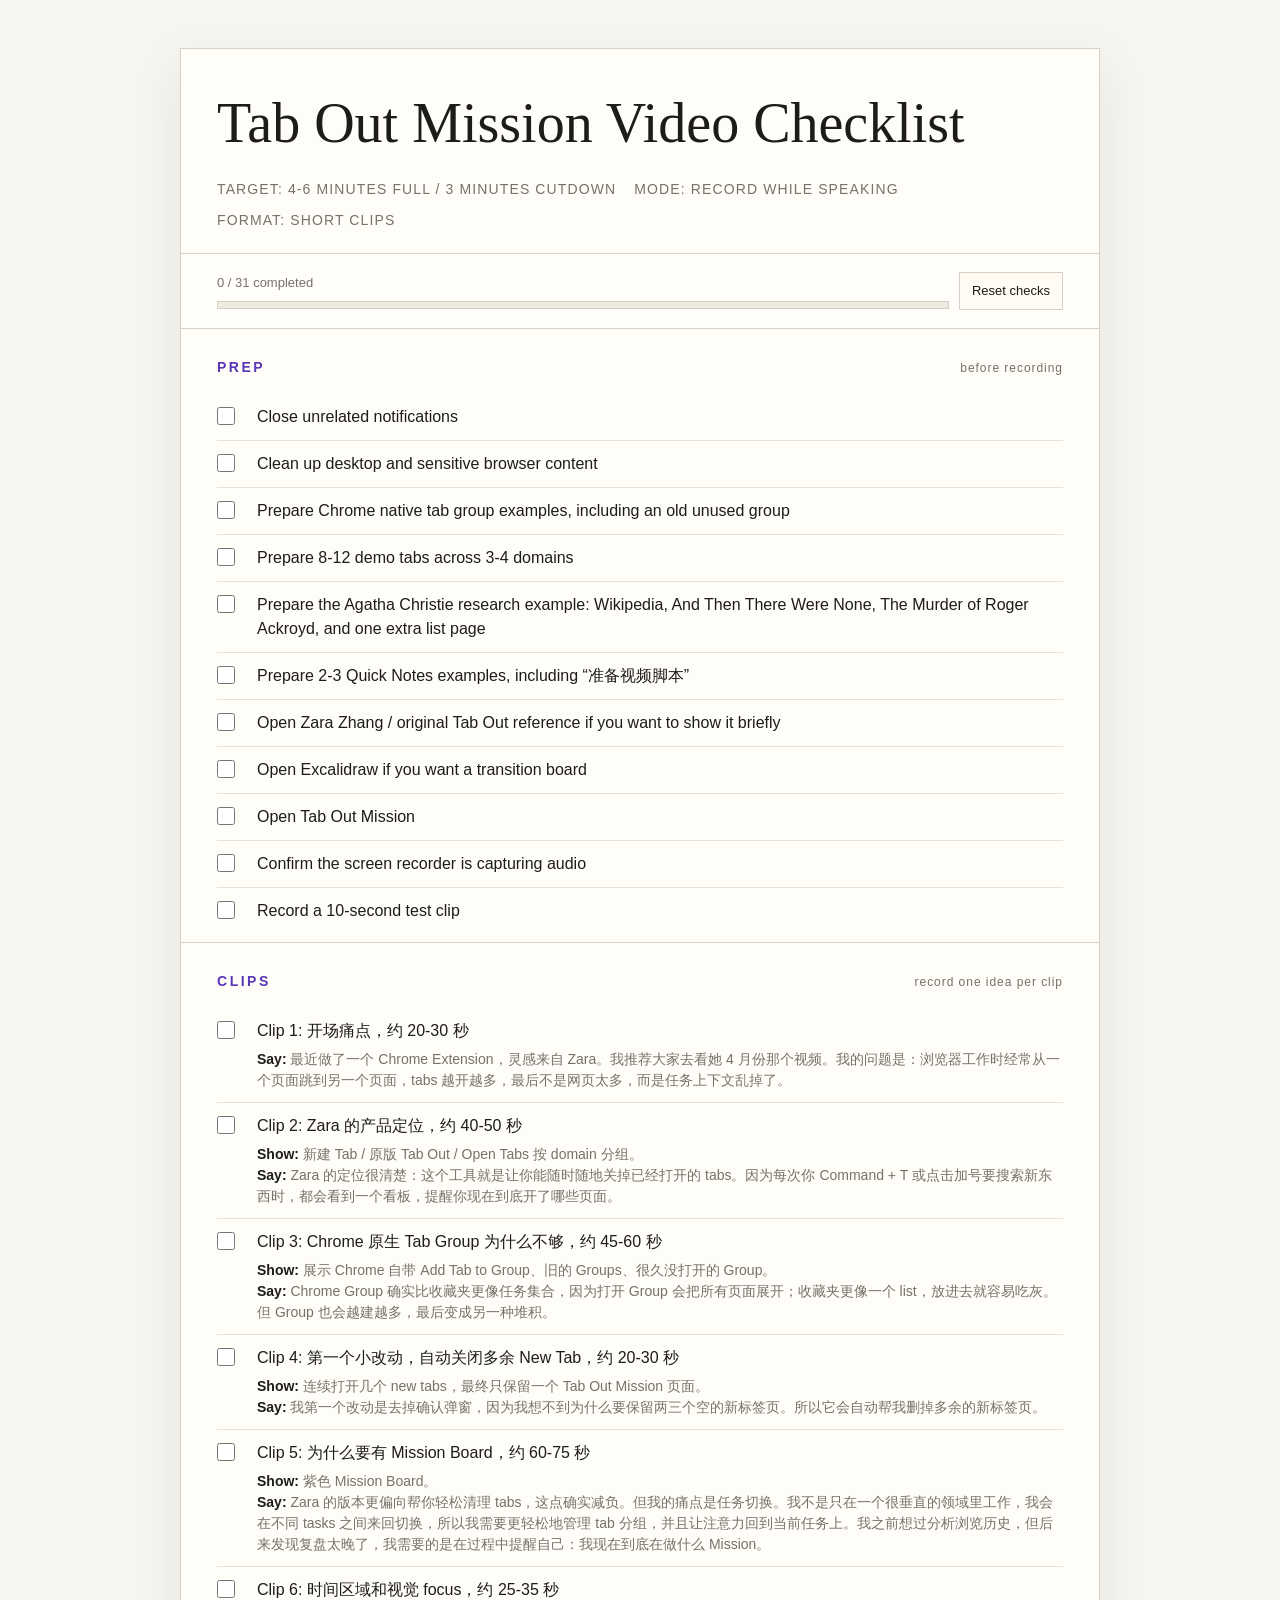
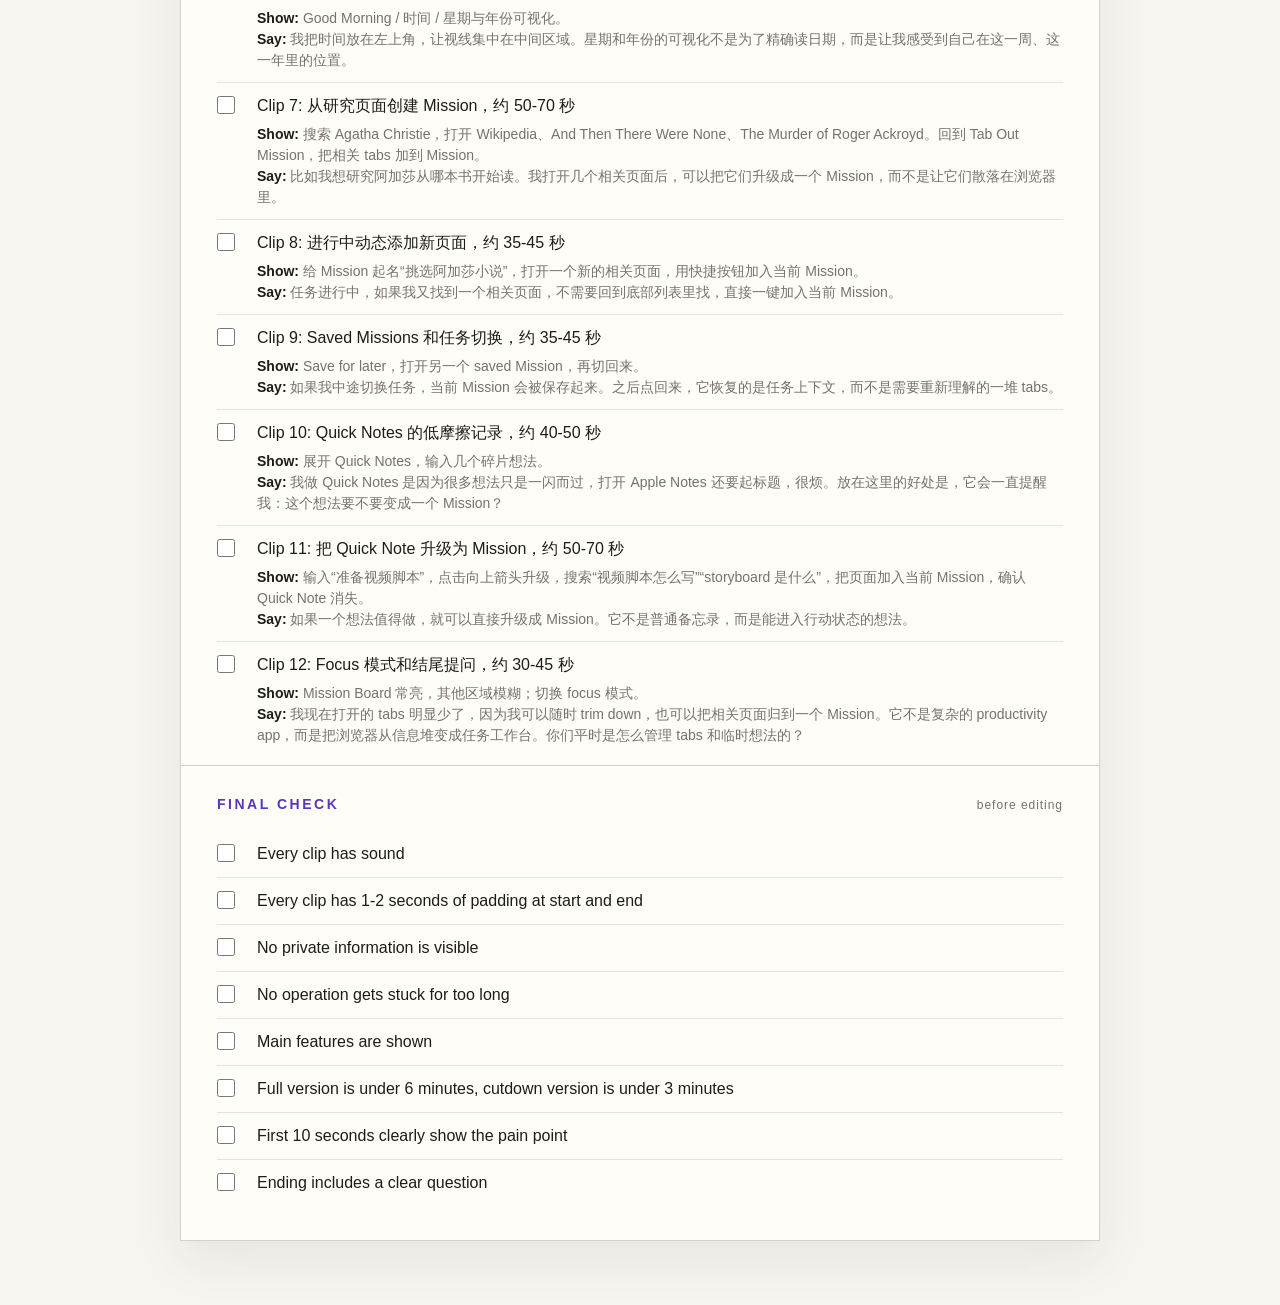
<file: video-projects/tab-out-mission-launch/recording-checklist.html>
<!doctype html>
<html lang="zh-CN">
<head>
  <meta charset="utf-8">
  <meta name="viewport" content="width=device-width, initial-scale=1">
  <title>Tab Out Mission Video Checklist</title>
  <style>
    :root {
      color-scheme: light;
      --bg: #f7f5f0;
      --paper: #fffdf8;
      --ink: #1e1c1a;
      --muted: #77716a;
      --line: #d8d0c3;
      --accent: #5b36b8;
      --accent-soft: #ece5ff;
      --done: #4f8a5f;
    }

    * {
      box-sizing: border-box;
    }

    body {
      margin: 0;
      min-height: 100vh;
      background: var(--bg);
      color: var(--ink);
      font-family: -apple-system, BlinkMacSystemFont, "SF Pro Display", "Segoe UI", sans-serif;
      line-height: 1.5;
    }

    main {
      width: min(920px, calc(100vw - 32px));
      margin: 48px auto 64px;
      background: var(--paper);
      border: 1px solid var(--line);
      box-shadow: 0 18px 48px rgba(42, 35, 24, 0.08);
    }

    header {
      padding: 32px 36px 22px;
      border-bottom: 1px solid var(--line);
    }

    h1 {
      margin: 0;
      font-family: Georgia, "Times New Roman", serif;
      font-size: clamp(32px, 5vw, 56px);
      font-weight: 500;
      letter-spacing: 0;
    }

    .meta {
      display: flex;
      flex-wrap: wrap;
      gap: 10px 18px;
      margin-top: 14px;
      color: var(--muted);
      font-size: 14px;
      text-transform: uppercase;
      letter-spacing: 0.08em;
    }

    .toolbar {
      display: flex;
      flex-wrap: wrap;
      gap: 10px;
      align-items: center;
      justify-content: space-between;
      padding: 18px 36px;
      border-bottom: 1px solid var(--line);
      background: rgba(255, 255, 255, 0.42);
    }

    .progress-wrap {
      flex: 1 1 260px;
    }

    .progress-text {
      margin-bottom: 8px;
      color: var(--muted);
      font-size: 13px;
    }

    .progress {
      height: 8px;
      overflow: hidden;
      border: 1px solid var(--line);
      background: #f0ebe2;
    }

    .progress span {
      display: block;
      width: 0;
      height: 100%;
      background: var(--accent);
      transition: width 180ms ease;
    }

    button {
      appearance: none;
      border: 1px solid var(--line);
      background: #fffaf2;
      color: var(--ink);
      padding: 8px 12px;
      font: inherit;
      font-size: 13px;
      cursor: pointer;
    }

    button:hover {
      border-color: var(--accent);
      color: var(--accent);
    }

    section {
      padding: 28px 36px 8px;
      border-bottom: 1px solid var(--line);
    }

    section:last-child {
      border-bottom: 0;
      padding-bottom: 34px;
    }

    h2 {
      display: flex;
      align-items: baseline;
      justify-content: space-between;
      gap: 16px;
      margin: 0 0 16px;
      font-size: 14px;
      letter-spacing: 0.18em;
      text-transform: uppercase;
      color: var(--accent);
    }

    h2 span {
      color: var(--muted);
      font-size: 12px;
      letter-spacing: 0.08em;
      text-transform: none;
      font-weight: 500;
    }

    .item {
      display: grid;
      grid-template-columns: 28px 1fr;
      gap: 12px;
      align-items: start;
      padding: 11px 0;
      border-top: 1px solid rgba(216, 208, 195, 0.6);
    }

    .item:first-of-type {
      border-top: 0;
    }

    input[type="checkbox"] {
      width: 18px;
      height: 18px;
      margin: 2px 0 0;
      accent-color: var(--accent);
      cursor: pointer;
    }

    label {
      cursor: pointer;
    }

    .item.done label {
      color: var(--done);
    }

    .script {
      margin-top: 6px;
      color: var(--muted);
      font-size: 14px;
    }

    .script strong {
      color: var(--ink);
      font-weight: 600;
    }

    @media (max-width: 640px) {
      main {
        width: calc(100vw - 20px);
        margin: 10px auto 28px;
      }

      header,
      .toolbar,
      section {
        padding-left: 18px;
        padding-right: 18px;
      }
    }
  </style>
</head>
<body>
  <main>
    <header>
      <h1>Tab Out Mission Video Checklist</h1>
      <div class="meta">
        <span>Target: 4-6 minutes full / 3 minutes cutdown</span>
        <span>Mode: record while speaking</span>
        <span>Format: short clips</span>
      </div>
    </header>

    <div class="toolbar">
      <div class="progress-wrap">
        <div class="progress-text" id="progressText">0 / 0 completed</div>
        <div class="progress" aria-hidden="true"><span id="progressBar"></span></div>
      </div>
      <button type="button" id="resetButton">Reset checks</button>
    </div>

    <section>
      <h2>Prep <span>before recording</span></h2>
      <div class="item"><input id="prep-1" type="checkbox"><label for="prep-1">Close unrelated notifications</label></div>
      <div class="item"><input id="prep-2" type="checkbox"><label for="prep-2">Clean up desktop and sensitive browser content</label></div>
      <div class="item"><input id="prep-3" type="checkbox"><label for="prep-3">Prepare Chrome native tab group examples, including an old unused group</label></div>
      <div class="item"><input id="prep-4" type="checkbox"><label for="prep-4">Prepare 8-12 demo tabs across 3-4 domains</label></div>
      <div class="item"><input id="prep-5" type="checkbox"><label for="prep-5">Prepare the Agatha Christie research example: Wikipedia, And Then There Were None, The Murder of Roger Ackroyd, and one extra list page</label></div>
      <div class="item"><input id="prep-6" type="checkbox"><label for="prep-6">Prepare 2-3 Quick Notes examples, including “准备视频脚本”</label></div>
      <div class="item"><input id="prep-7" type="checkbox"><label for="prep-7">Open Zara Zhang / original Tab Out reference if you want to show it briefly</label></div>
      <div class="item"><input id="prep-8" type="checkbox"><label for="prep-8">Open Excalidraw if you want a transition board</label></div>
      <div class="item"><input id="prep-9" type="checkbox"><label for="prep-9">Open Tab Out Mission</label></div>
      <div class="item"><input id="prep-10" type="checkbox"><label for="prep-10">Confirm the screen recorder is capturing audio</label></div>
      <div class="item"><input id="prep-11" type="checkbox"><label for="prep-11">Record a 10-second test clip</label></div>
    </section>

    <section>
      <h2>Clips <span>record one idea per clip</span></h2>
      <div class="item">
        <input id="clip-1" type="checkbox">
        <label for="clip-1">
          Clip 1: 开场痛点，约 20-30 秒
          <div class="script"><strong>Say:</strong> 最近做了一个 Chrome Extension，灵感来自 Zara。我推荐大家去看她 4 月份那个视频。我的问题是：浏览器工作时经常从一个页面跳到另一个页面，tabs 越开越多，最后不是网页太多，而是任务上下文乱掉了。</div>
        </label>
      </div>
      <div class="item">
        <input id="clip-2" type="checkbox">
        <label for="clip-2">
          Clip 2: Zara 的产品定位，约 40-50 秒
          <div class="script"><strong>Show:</strong> 新建 Tab / 原版 Tab Out / Open Tabs 按 domain 分组。<br><strong>Say:</strong> Zara 的定位很清楚：这个工具就是让你能随时随地关掉已经打开的 tabs。因为每次你 Command + T 或点击加号要搜索新东西时，都会看到一个看板，提醒你现在到底开了哪些页面。</div>
        </label>
      </div>
      <div class="item">
        <input id="clip-3" type="checkbox">
        <label for="clip-3">
          Clip 3: Chrome 原生 Tab Group 为什么不够，约 45-60 秒
          <div class="script"><strong>Show:</strong> 展示 Chrome 自带 Add Tab to Group、旧的 Groups、很久没打开的 Group。<br><strong>Say:</strong> Chrome Group 确实比收藏夹更像任务集合，因为打开 Group 会把所有页面展开；收藏夹更像一个 list，放进去就容易吃灰。但 Group 也会越建越多，最后变成另一种堆积。</div>
        </label>
      </div>
      <div class="item">
        <input id="clip-4" type="checkbox">
        <label for="clip-4">
          Clip 4: 第一个小改动，自动关闭多余 New Tab，约 20-30 秒
          <div class="script"><strong>Show:</strong> 连续打开几个 new tabs，最终只保留一个 Tab Out Mission 页面。<br><strong>Say:</strong> 我第一个改动是去掉确认弹窗，因为我想不到为什么要保留两三个空的新标签页。所以它会自动帮我删掉多余的新标签页。</div>
        </label>
      </div>
      <div class="item">
        <input id="clip-5" type="checkbox">
        <label for="clip-5">
          Clip 5: 为什么要有 Mission Board，约 60-75 秒
          <div class="script"><strong>Show:</strong> 紫色 Mission Board。<br><strong>Say:</strong> Zara 的版本更偏向帮你轻松清理 tabs，这点确实减负。但我的痛点是任务切换。我不是只在一个很垂直的领域里工作，我会在不同 tasks 之间来回切换，所以我需要更轻松地管理 tab 分组，并且让注意力回到当前任务上。我之前想过分析浏览历史，但后来发现复盘太晚了，我需要的是在过程中提醒自己：我现在到底在做什么 Mission。</div>
        </label>
      </div>
      <div class="item">
        <input id="clip-6" type="checkbox">
        <label for="clip-6">
          Clip 6: 时间区域和视觉 focus，约 25-35 秒
          <div class="script"><strong>Show:</strong> Good Morning / 时间 / 星期与年份可视化。<br><strong>Say:</strong> 我把时间放在左上角，让视线集中在中间区域。星期和年份的可视化不是为了精确读日期，而是让我感受到自己在这一周、这一年里的位置。</div>
        </label>
      </div>
      <div class="item">
        <input id="clip-7" type="checkbox">
        <label for="clip-7">
          Clip 7: 从研究页面创建 Mission，约 50-70 秒
          <div class="script"><strong>Show:</strong> 搜索 Agatha Christie，打开 Wikipedia、And Then There Were None、The Murder of Roger Ackroyd。回到 Tab Out Mission，把相关 tabs 加到 Mission。<br><strong>Say:</strong> 比如我想研究阿加莎从哪本书开始读。我打开几个相关页面后，可以把它们升级成一个 Mission，而不是让它们散落在浏览器里。</div>
        </label>
      </div>
      <div class="item">
        <input id="clip-8" type="checkbox">
        <label for="clip-8">
          Clip 8: 进行中动态添加新页面，约 35-45 秒
          <div class="script"><strong>Show:</strong> 给 Mission 起名“挑选阿加莎小说”，打开一个新的相关页面，用快捷按钮加入当前 Mission。<br><strong>Say:</strong> 任务进行中，如果我又找到一个相关页面，不需要回到底部列表里找，直接一键加入当前 Mission。</div>
        </label>
      </div>
      <div class="item">
        <input id="clip-9" type="checkbox">
        <label for="clip-9">
          Clip 9: Saved Missions 和任务切换，约 35-45 秒
          <div class="script"><strong>Show:</strong> Save for later，打开另一个 saved Mission，再切回来。<br><strong>Say:</strong> 如果我中途切换任务，当前 Mission 会被保存起来。之后点回来，它恢复的是任务上下文，而不是需要重新理解的一堆 tabs。</div>
        </label>
      </div>
      <div class="item">
        <input id="clip-10" type="checkbox">
        <label for="clip-10">
          Clip 10: Quick Notes 的低摩擦记录，约 40-50 秒
          <div class="script"><strong>Show:</strong> 展开 Quick Notes，输入几个碎片想法。<br><strong>Say:</strong> 我做 Quick Notes 是因为很多想法只是一闪而过，打开 Apple Notes 还要起标题，很烦。放在这里的好处是，它会一直提醒我：这个想法要不要变成一个 Mission？</div>
        </label>
      </div>
      <div class="item">
        <input id="clip-11" type="checkbox">
        <label for="clip-11">
          Clip 11: 把 Quick Note 升级为 Mission，约 50-70 秒
          <div class="script"><strong>Show:</strong> 输入“准备视频脚本”，点击向上箭头升级，搜索“视频脚本怎么写”“storyboard 是什么”，把页面加入当前 Mission，确认 Quick Note 消失。<br><strong>Say:</strong> 如果一个想法值得做，就可以直接升级成 Mission。它不是普通备忘录，而是能进入行动状态的想法。</div>
        </label>
      </div>
      <div class="item">
        <input id="clip-12" type="checkbox">
        <label for="clip-12">
          Clip 12: Focus 模式和结尾提问，约 30-45 秒
          <div class="script"><strong>Show:</strong> Mission Board 常亮，其他区域模糊；切换 focus 模式。<br><strong>Say:</strong> 我现在打开的 tabs 明显少了，因为我可以随时 trim down，也可以把相关页面归到一个 Mission。它不是复杂的 productivity app，而是把浏览器从信息堆变成任务工作台。你们平时是怎么管理 tabs 和临时想法的？</div>
        </label>
      </div>
    </section>

    <section>
      <h2>Final Check <span>before editing</span></h2>
      <div class="item"><input id="final-1" type="checkbox"><label for="final-1">Every clip has sound</label></div>
      <div class="item"><input id="final-2" type="checkbox"><label for="final-2">Every clip has 1-2 seconds of padding at start and end</label></div>
      <div class="item"><input id="final-3" type="checkbox"><label for="final-3">No private information is visible</label></div>
      <div class="item"><input id="final-4" type="checkbox"><label for="final-4">No operation gets stuck for too long</label></div>
      <div class="item"><input id="final-5" type="checkbox"><label for="final-5">Main features are shown</label></div>
      <div class="item"><input id="final-6" type="checkbox"><label for="final-6">Full version is under 6 minutes, cutdown version is under 3 minutes</label></div>
      <div class="item"><input id="final-7" type="checkbox"><label for="final-7">First 10 seconds clearly show the pain point</label></div>
      <div class="item"><input id="final-8" type="checkbox"><label for="final-8">Ending includes a clear question</label></div>
    </section>
  </main>

  <script>
    const storageKey = "tab-out-mission-video-checklist-v1";
    const boxes = Array.from(document.querySelectorAll('input[type="checkbox"]'));
    const progressText = document.getElementById("progressText");
    const progressBar = document.getElementById("progressBar");
    const resetButton = document.getElementById("resetButton");

    function readState() {
      try {
        return JSON.parse(localStorage.getItem(storageKey)) || {};
      } catch {
        return {};
      }
    }

    function writeState(state) {
      localStorage.setItem(storageKey, JSON.stringify(state));
    }

    function updateProgress() {
      const completed = boxes.filter((box) => box.checked).length;
      const total = boxes.length;
      const percent = total ? Math.round((completed / total) * 100) : 0;
      progressText.textContent = `${completed} / ${total} completed`;
      progressBar.style.width = `${percent}%`;
      boxes.forEach((box) => {
        box.closest(".item").classList.toggle("done", box.checked);
      });
    }

    function saveBox(box) {
      const state = readState();
      state[box.id] = box.checked;
      writeState(state);
      updateProgress();
    }

    const state = readState();
    boxes.forEach((box) => {
      box.checked = Boolean(state[box.id]);
      box.addEventListener("change", () => saveBox(box));
    });

    resetButton.addEventListener("click", () => {
      if (!confirm("Reset all checklist marks?")) return;
      localStorage.removeItem(storageKey);
      boxes.forEach((box) => {
        box.checked = false;
      });
      updateProgress();
    });

    updateProgress();
  </script>
</body>
</html>
</file>
